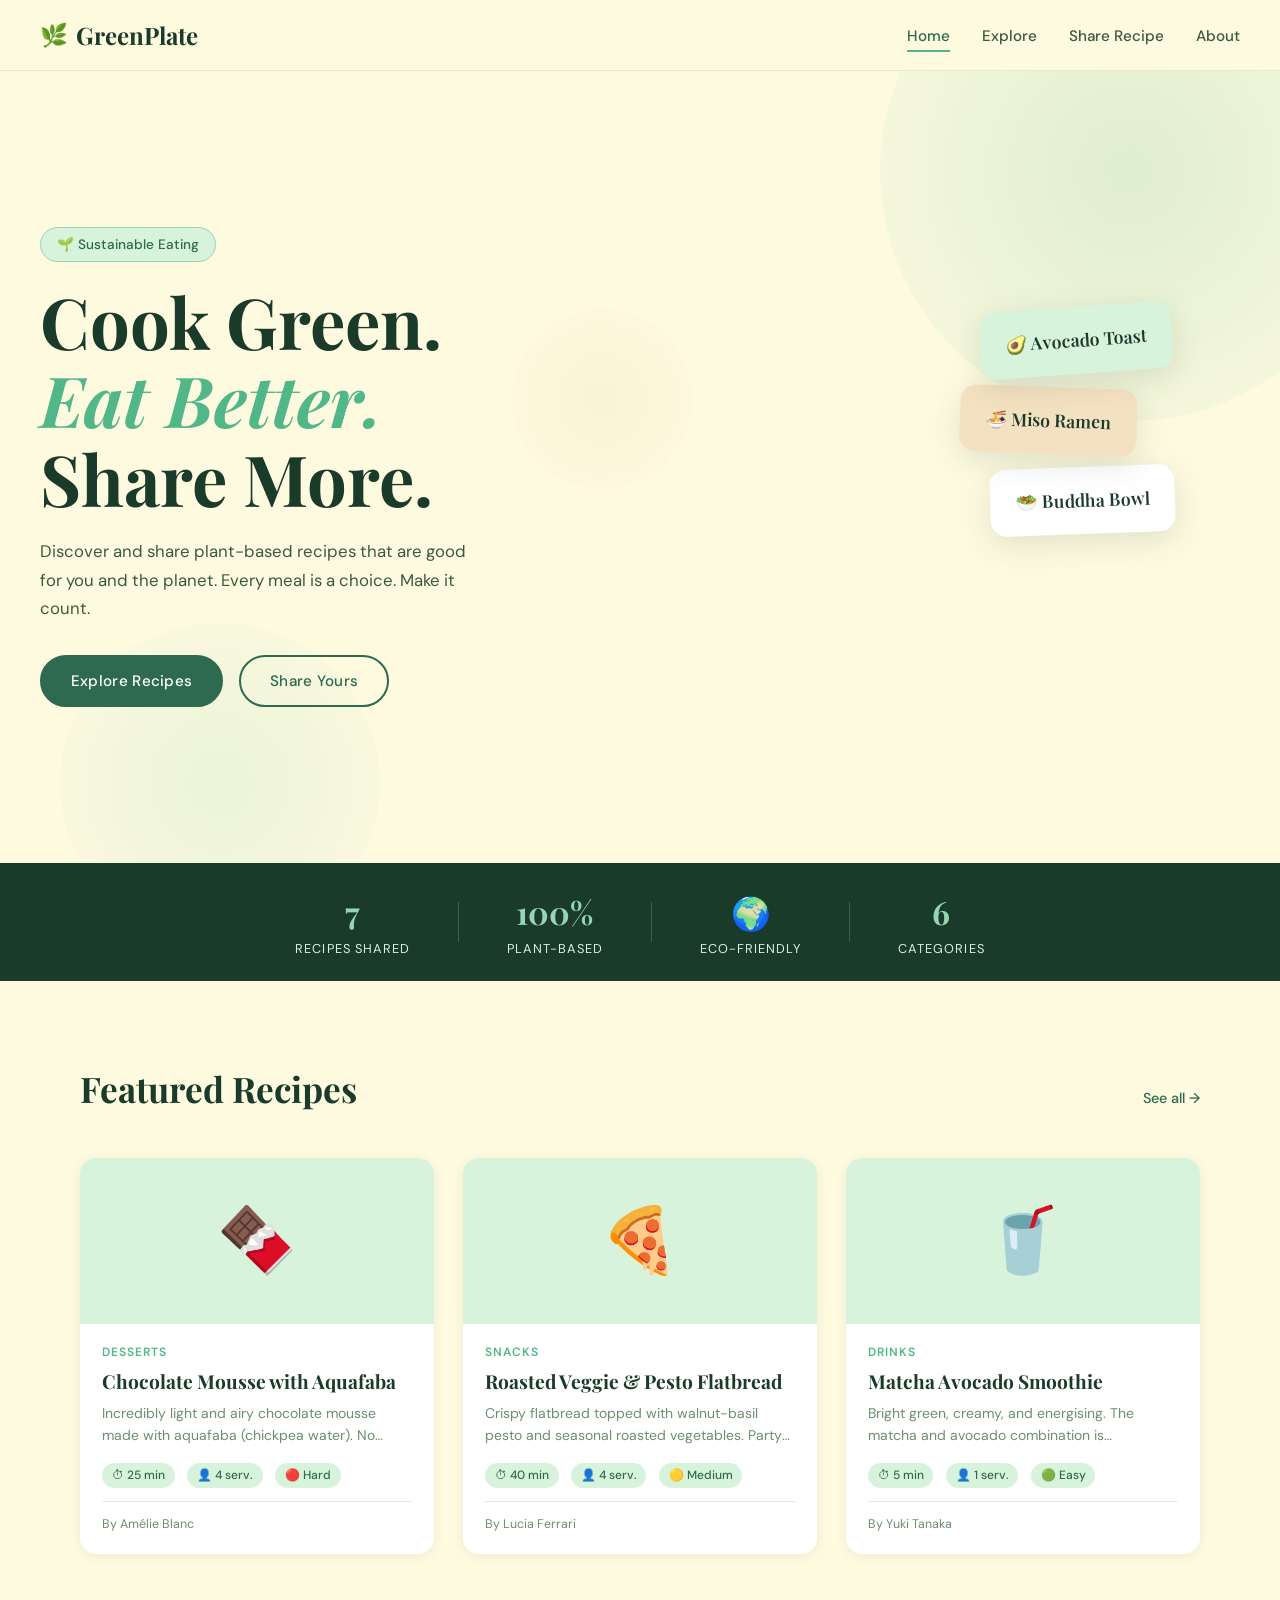
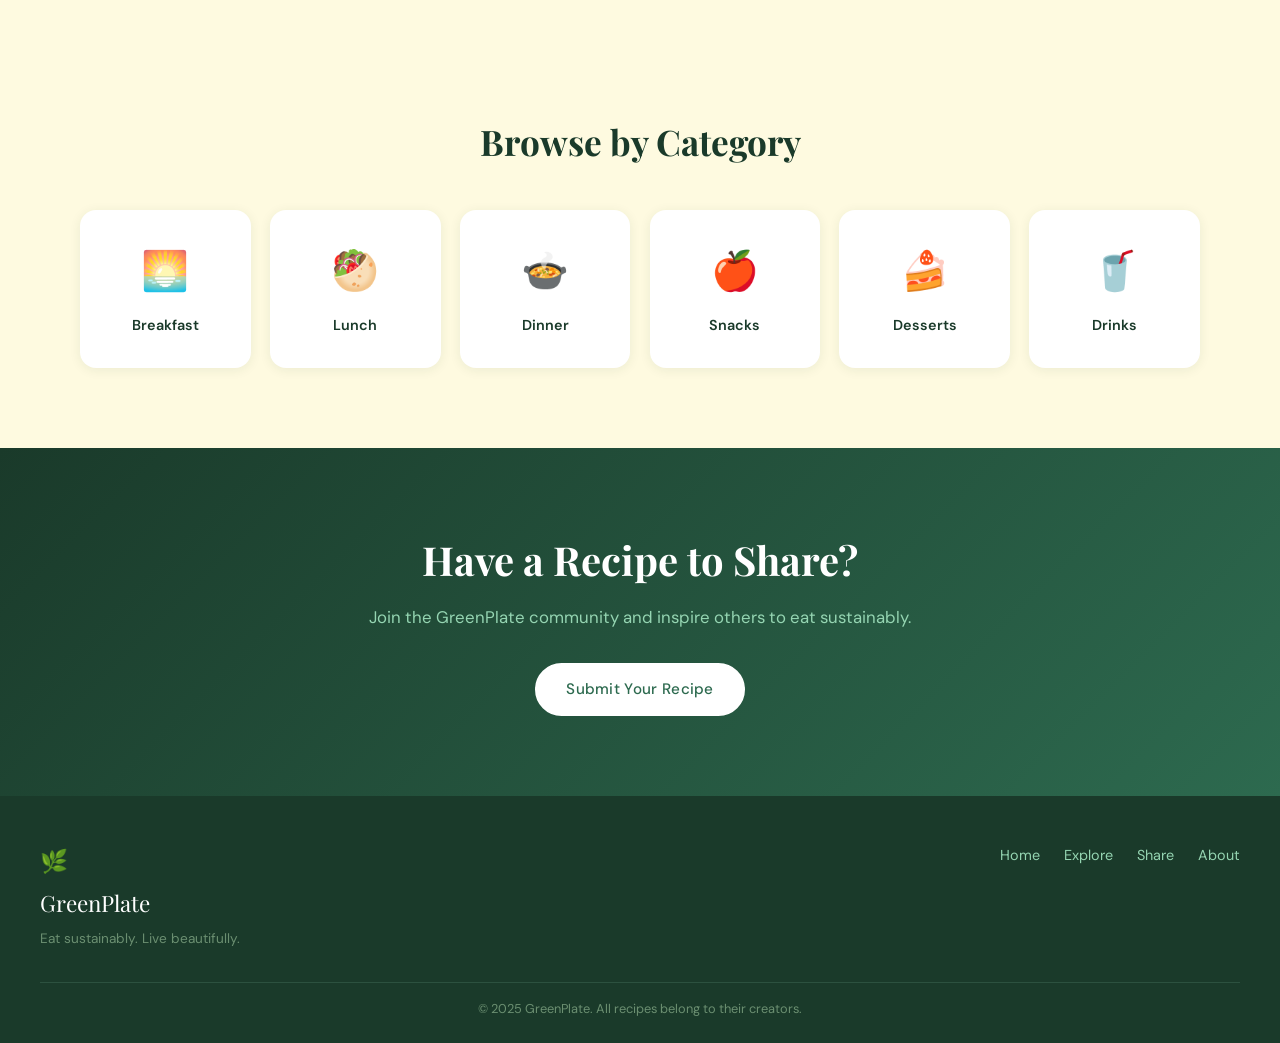
<file: index.html>
<!DOCTYPE html>
<html lang="en">
<head>
  <meta charset="UTF-8" />
  <meta name="viewport" content="width=device-width, initial-scale=1.0"/>
  <title>GreenPlate — Plant-Based Recipe Hub</title>
  <link rel="stylesheet" href="css/style.css" />
  <link rel="preconnect" href="https://fonts.googleapis.com">
  <link href="https://fonts.googleapis.com/css2?family=Playfair+Display:ital,wght@0,400;0,700;1,400&family=DM+Sans:wght@300;400;500&display=swap" rel="stylesheet">
</head>
<body>

  <!-- NAV -->
  <nav class="navbar" id="navbar">
    <div class="nav-brand">
      <span class="leaf-icon">🌿</span>
      <span class="brand-name">GreenPlate</span>
    </div>
    <ul class="nav-links" id="navLinks">
      <li><a href="index.html" class="active">Home</a></li>
      <li><a href="pages/explore.html">Explore</a></li>
      <li><a href="pages/submit.html">Share Recipe</a></li>
      <li><a href="pages/about.html">About</a></li>
    </ul>
    <button class="hamburger" id="hamburger" aria-label="Toggle menu">
      <span></span><span></span><span></span>
    </button>
  </nav>

  <!-- HERO -->
  <section class="hero">
    <div class="hero-bg-circles">
      <div class="circle c1"></div>
      <div class="circle c2"></div>
      <div class="circle c3"></div>
    </div>
    <div class="hero-content">
      <span class="hero-tag">🌱 Sustainable Eating</span>
      <h1 class="hero-title">Cook Green.<br/><em>Eat Better.</em><br/>Share More.</h1>
      <p class="hero-sub">Discover and share plant-based recipes that are good for you and the planet. Every meal is a choice. Make it count.</p>
      <div class="hero-btns">
        <a href="pages/explore.html" class="btn btn-primary">Explore Recipes</a>
        <a href="pages/submit.html" class="btn btn-outline">Share Yours</a>
      </div>
    </div>
    <div class="hero-visual">
      <div class="hero-card-stack">
        <div class="hcard hcard-1">🥑 Avocado Toast</div>
        <div class="hcard hcard-2">🍜 Miso Ramen</div>
        <div class="hcard hcard-3">🥗 Buddha Bowl</div>
      </div>
    </div>
  </section>

  <!-- STATS STRIP -->
  <section class="stats-strip">
    <div class="stat-item">
      <span class="stat-num" id="statRecipes">0</span>
      <span class="stat-label">Recipes Shared</span>
    </div>
    <div class="stat-divider"></div>
    <div class="stat-item">
      <span class="stat-num">100%</span>
      <span class="stat-label">Plant-Based</span>
    </div>
    <div class="stat-divider"></div>
    <div class="stat-item">
      <span class="stat-num">🌍</span>
      <span class="stat-label">Eco-Friendly</span>
    </div>
    <div class="stat-divider"></div>
    <div class="stat-item">
      <span class="stat-num" id="statCategories">6</span>
      <span class="stat-label">Categories</span>
    </div>
  </section>

  <!-- FEATURED RECIPES -->
  <section class="section featured-section">
    <div class="section-header">
      <h2 class="section-title">Featured Recipes</h2>
      <a href="pages/explore.html" class="see-all-link">See all →</a>
    </div>
    <div class="recipe-grid" id="featuredGrid">
      <!-- Populated by JS -->
    </div>
  </section>

  <!-- CATEGORIES -->
  <section class="section categories-section">
    <h2 class="section-title centered">Browse by Category</h2>
    <div class="category-grid">
      <a href="pages/explore.html?cat=breakfast" class="cat-card">
        <span class="cat-icon">🌅</span>
        <span class="cat-name">Breakfast</span>
      </a>
      <a href="pages/explore.html?cat=lunch" class="cat-card">
        <span class="cat-icon">🥙</span>
        <span class="cat-name">Lunch</span>
      </a>
      <a href="pages/explore.html?cat=dinner" class="cat-card">
        <span class="cat-icon">🍲</span>
        <span class="cat-name">Dinner</span>
      </a>
      <a href="pages/explore.html?cat=snacks" class="cat-card">
        <span class="cat-icon">🍎</span>
        <span class="cat-name">Snacks</span>
      </a>
      <a href="pages/explore.html?cat=desserts" class="cat-card">
        <span class="cat-icon">🍰</span>
        <span class="cat-name">Desserts</span>
      </a>
      <a href="pages/explore.html?cat=drinks" class="cat-card">
        <span class="cat-icon">🥤</span>
        <span class="cat-name">Drinks</span>
      </a>
    </div>
  </section>

  <!-- CTA BANNER -->
  <section class="cta-banner">
    <div class="cta-content">
      <h2>Have a Recipe to Share?</h2>
      <p>Join the GreenPlate community and inspire others to eat sustainably.</p>
      <a href="pages/submit.html" class="btn btn-white">Submit Your Recipe</a>
    </div>
  </section>

  <!-- FOOTER -->
  <footer class="footer">
    <div class="footer-inner">
      <div class="footer-brand">
        <span class="leaf-icon">🌿</span>
        <span class="brand-name">GreenPlate</span>
        <p>Eat sustainably. Live beautifully.</p>
      </div>
      <div class="footer-links">
        <a href="index.html">Home</a>
        <a href="pages/explore.html">Explore</a>
        <a href="pages/submit.html">Share</a>
        <a href="pages/about.html">About</a>
      </div>
    </div>
    <p class="footer-copy">© 2025 GreenPlate. All recipes belong to their creators.</p>
  </footer>

  <script src="js/db.js"></script>
  <script src="js/app.js"></script>
  <script src="js/home.js"></script>
</body>
</html>
</file>
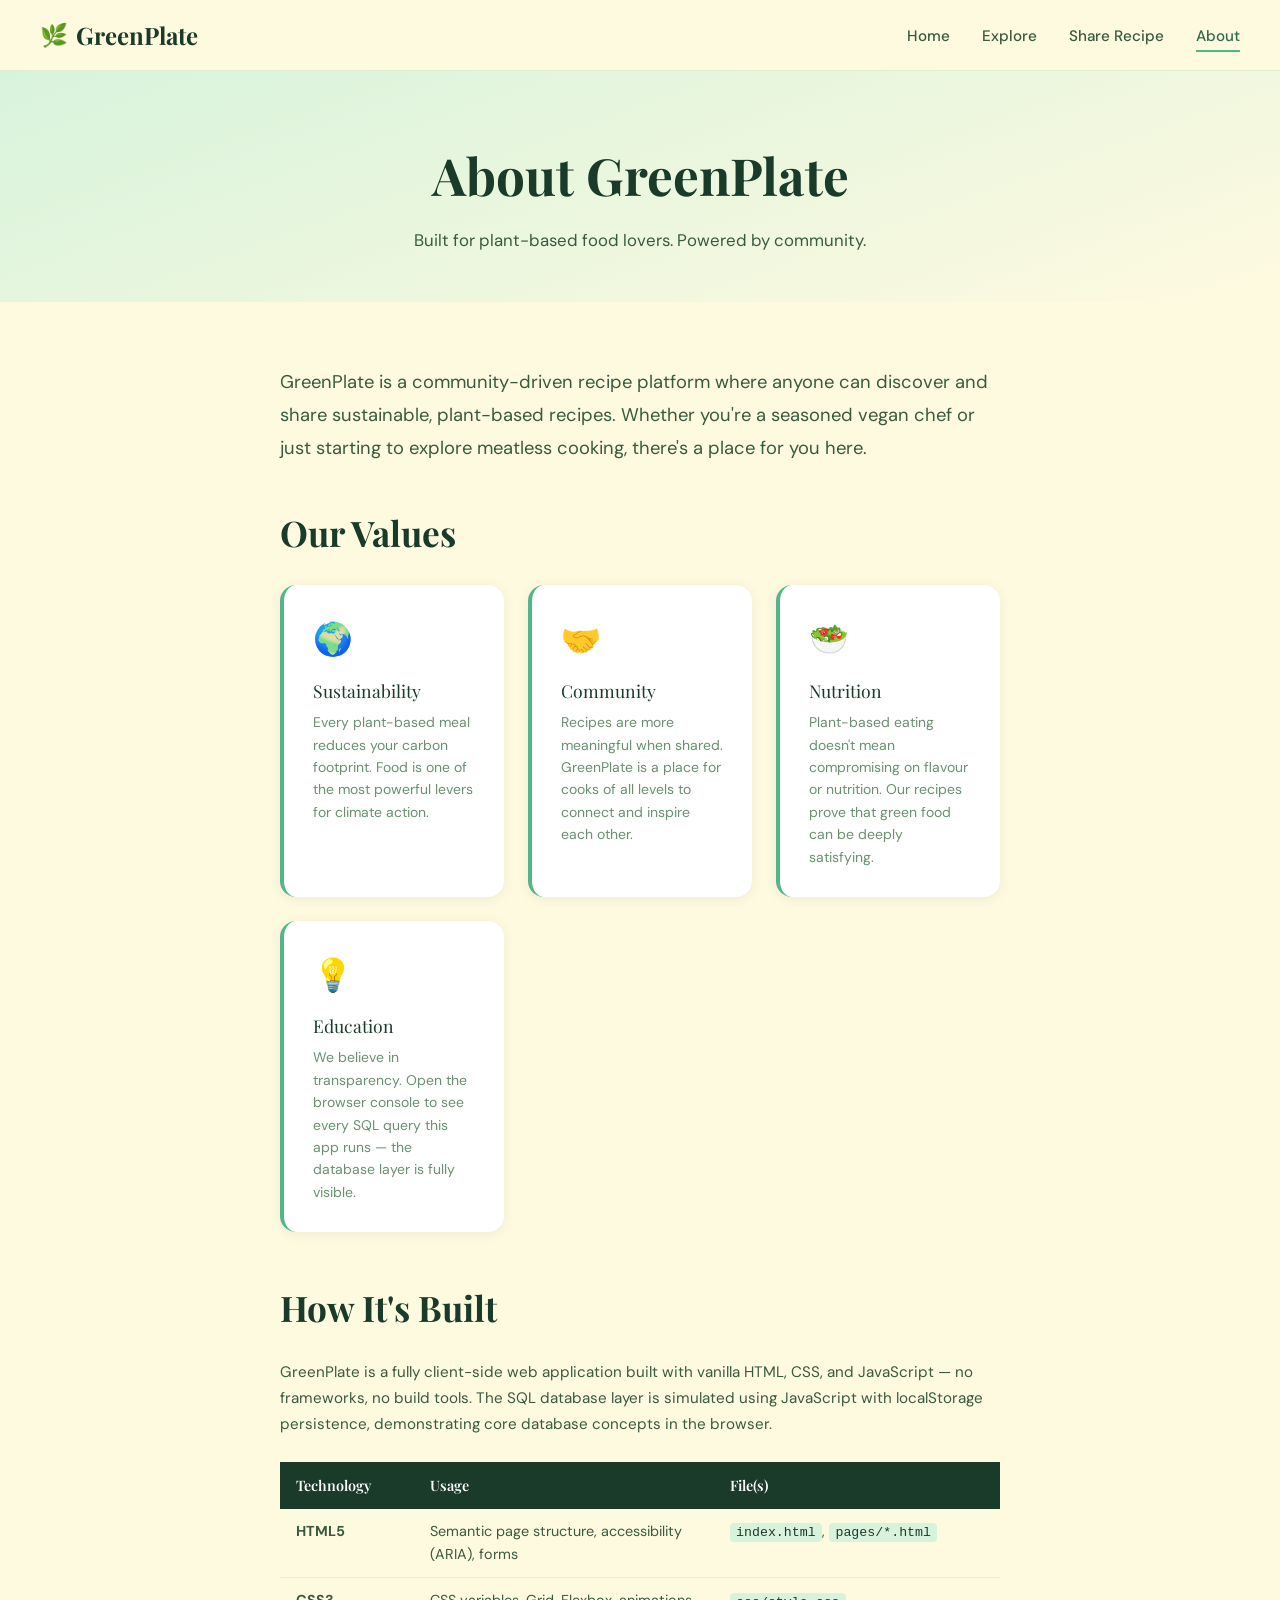
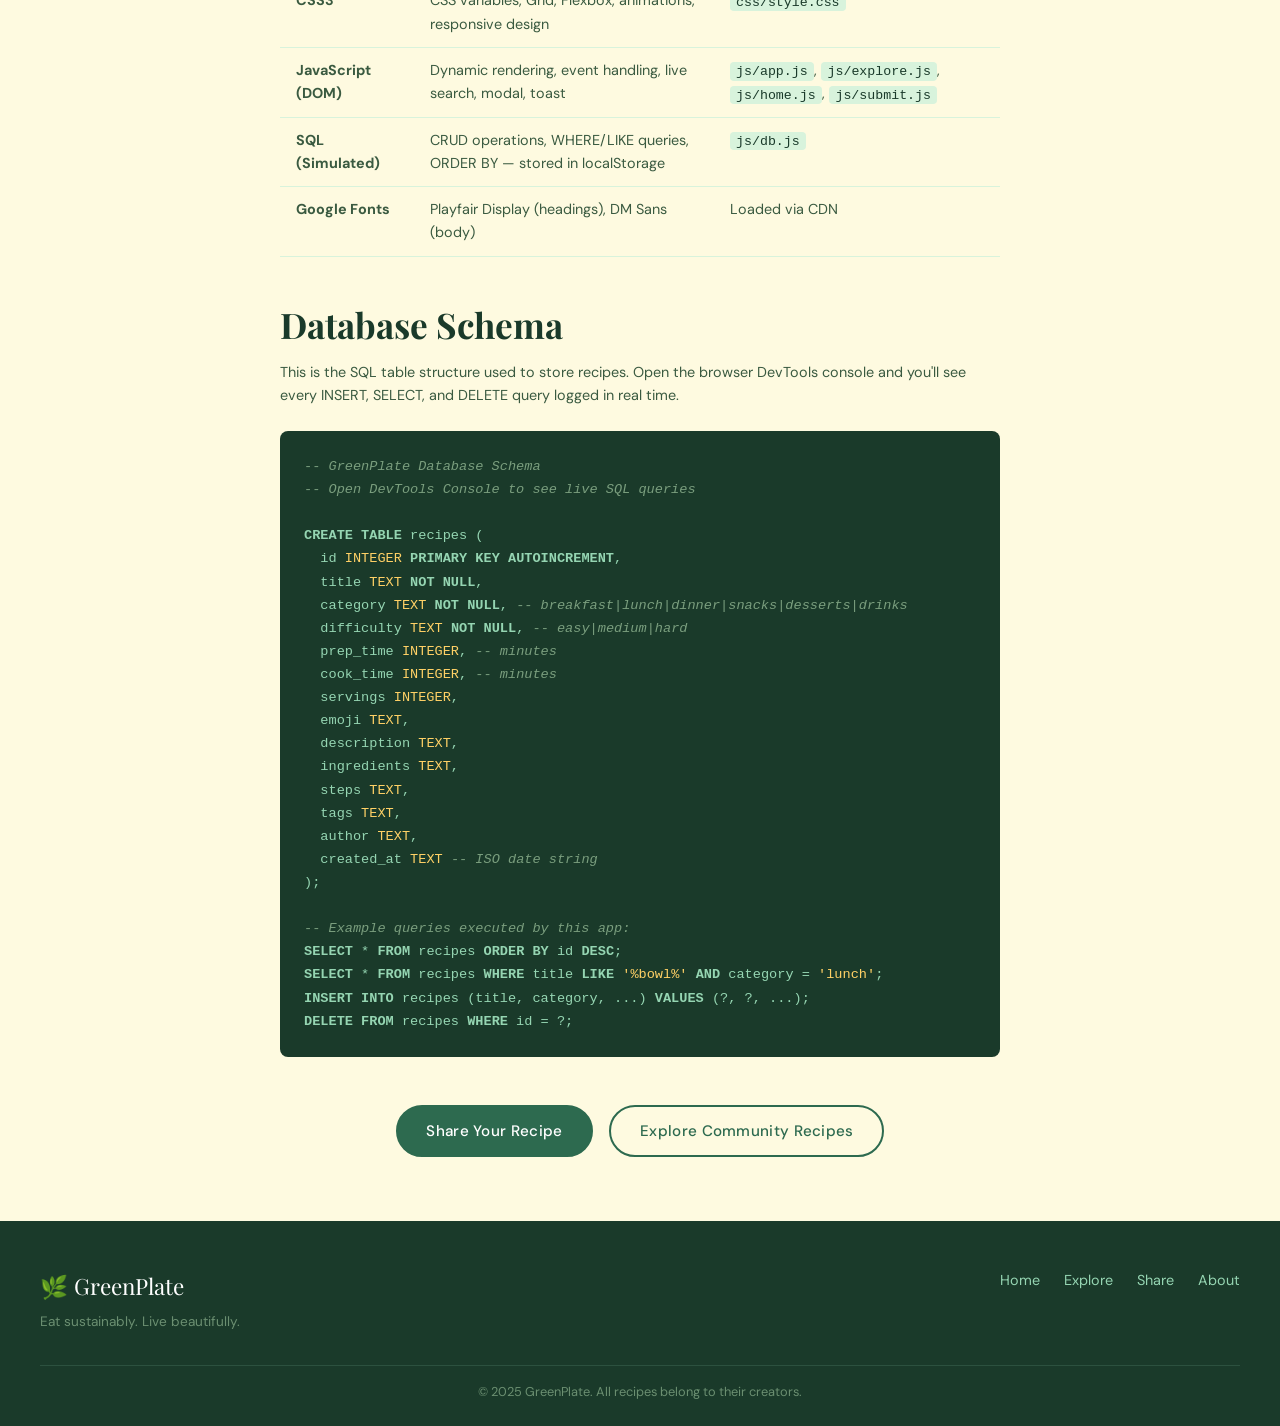
<file: pages/about.html>
<!DOCTYPE html>
<html lang="en">
<head>
  <meta charset="UTF-8"/>
  <meta name="viewport" content="width=device-width, initial-scale=1.0"/>
  <title>About — GreenPlate</title>
  <link rel="stylesheet" href="../css/style.css"/>
  <link rel="preconnect" href="https://fonts.googleapis.com">
  <link href="https://fonts.googleapis.com/css2?family=Playfair+Display:ital,wght@0,400;0,700;1,400&family=DM+Sans:wght@300;400;500&display=swap" rel="stylesheet">
  <style>
    .tech-table {
      width: 100%;
      border-collapse: collapse;
      margin-top: 1.5rem;
      font-size: 0.9rem;
    }
    .tech-table th {
      text-align: left;
      padding: 0.75rem 1rem;
      background: var(--green-dark);
      color: var(--white);
      font-family: var(--font-display);
      font-weight: 600;
    }
    .tech-table td {
      padding: 0.7rem 1rem;
      border-bottom: 1px solid var(--green-pale);
      color: var(--text-mid);
      vertical-align: top;
    }
    .tech-table tr:hover td { background: var(--green-pale); }
    .tech-table code {
      background: var(--green-pale);
      padding: 0.1rem 0.4rem;
      border-radius: 4px;
      font-size: 0.83rem;
      color: var(--green-dark);
      font-family: monospace;
    }
    .sql-block {
      background: var(--green-dark);
      color: var(--green-accent);
      padding: 1.5rem;
      border-radius: var(--radius-sm);
      font-family: monospace;
      font-size: 0.85rem;
      line-height: 1.7;
      overflow-x: auto;
      margin: 1.5rem 0;
    }
    .sql-keyword { color: #95d5b2; font-weight: bold; }
    .sql-type    { color: #ffd166; }
    .sql-comment { color: #7a9e7e; font-style: italic; }
  </style>
</head>
<body>

  <!-- NAV -->
  <nav class="navbar" id="navbar">
    <div class="nav-brand">
      <a href="../index.html" style="display:flex;align-items:center;gap:.5rem;text-decoration:none;color:inherit;">
        <span class="leaf-icon">🌿</span>
        <span class="brand-name">GreenPlate</span>
      </a>
    </div>
    <ul class="nav-links" id="navLinks">
      <li><a href="../index.html">Home</a></li>
      <li><a href="explore.html">Explore</a></li>
      <li><a href="submit.html">Share Recipe</a></li>
      <li><a href="about.html" class="active">About</a></li>
    </ul>
    <button class="hamburger" id="hamburger" aria-label="Toggle menu">
      <span></span><span></span><span></span>
    </button>
  </nav>

  <!-- PAGE HEADER -->
  <div class="page-header">
    <h1>About GreenPlate</h1>
    <p>Built for plant-based food lovers. Powered by community.</p>
  </div>

  <!-- ABOUT CONTENT -->
  <div class="about-section">

    <p class="about-intro">
      GreenPlate is a community-driven recipe platform where anyone can discover and share
      sustainable, plant-based recipes. Whether you're a seasoned vegan chef or just starting
      to explore meatless cooking, there's a place for you here.
    </p>

    <!-- VALUES -->
    <h2 class="section-title" style="margin-bottom:1.5rem;">Our Values</h2>
    <div class="about-values">
      <div class="value-card">
        <div class="value-icon">🌍</div>
        <div class="value-title">Sustainability</div>
        <div class="value-desc">Every plant-based meal reduces your carbon footprint. Food is one of the most powerful levers for climate action.</div>
      </div>
      <div class="value-card">
        <div class="value-icon">🤝</div>
        <div class="value-title">Community</div>
        <div class="value-desc">Recipes are more meaningful when shared. GreenPlate is a place for cooks of all levels to connect and inspire each other.</div>
      </div>
      <div class="value-card">
        <div class="value-icon">🥗</div>
        <div class="value-title">Nutrition</div>
        <div class="value-desc">Plant-based eating doesn't mean compromising on flavour or nutrition. Our recipes prove that green food can be deeply satisfying.</div>
      </div>
      <div class="value-card">
        <div class="value-icon">💡</div>
        <div class="value-title">Education</div>
        <div class="value-desc">We believe in transparency. Open the browser console to see every SQL query this app runs — the database layer is fully visible.</div>
      </div>
    </div>

    <!-- TECH STACK -->
    <h2 class="section-title" style="margin-bottom:1.5rem;">How It's Built</h2>
    <p style="color:var(--text-mid);margin-bottom:1rem;font-size:.95rem;line-height:1.7;">
      GreenPlate is a fully client-side web application built with vanilla HTML, CSS, and
      JavaScript — no frameworks, no build tools. The SQL database layer is simulated using
      JavaScript with localStorage persistence, demonstrating core database concepts in the browser.
    </p>

    <table class="tech-table">
      <thead>
        <tr>
          <th>Technology</th>
          <th>Usage</th>
          <th>File(s)</th>
        </tr>
      </thead>
      <tbody>
        <tr>
          <td><strong>HTML5</strong></td>
          <td>Semantic page structure, accessibility (ARIA), forms</td>
          <td><code>index.html</code>, <code>pages/*.html</code></td>
        </tr>
        <tr>
          <td><strong>CSS3</strong></td>
          <td>CSS variables, Grid, Flexbox, animations, responsive design</td>
          <td><code>css/style.css</code></td>
        </tr>
        <tr>
          <td><strong>JavaScript (DOM)</strong></td>
          <td>Dynamic rendering, event handling, live search, modal, toast</td>
          <td><code>js/app.js</code>, <code>js/explore.js</code>, <code>js/home.js</code>, <code>js/submit.js</code></td>
        </tr>
        <tr>
          <td><strong>SQL (Simulated)</strong></td>
          <td>CRUD operations, WHERE/LIKE queries, ORDER BY — stored in localStorage</td>
          <td><code>js/db.js</code></td>
        </tr>
        <tr>
          <td><strong>Google Fonts</strong></td>
          <td>Playfair Display (headings), DM Sans (body)</td>
          <td>Loaded via CDN</td>
        </tr>
      </tbody>
    </table>

    <!-- SQL SCHEMA -->
    <h2 class="section-title" style="margin:2.5rem 0 0.5rem;">Database Schema</h2>
    <p style="color:var(--text-mid);font-size:.9rem;margin-bottom:.5rem;">
      This is the SQL table structure used to store recipes. Open the browser DevTools console
      and you'll see every INSERT, SELECT, and DELETE query logged in real time.
    </p>

    <div class="sql-block">
<span class="sql-comment">-- GreenPlate Database Schema</span><br/>
<span class="sql-comment">-- Open DevTools Console to see live SQL queries</span><br/><br/>
<span class="sql-keyword">CREATE TABLE</span> recipes (<br/>
&nbsp;&nbsp;id          <span class="sql-type">INTEGER</span>  <span class="sql-keyword">PRIMARY KEY AUTOINCREMENT</span>,<br/>
&nbsp;&nbsp;title       <span class="sql-type">TEXT</span>     <span class="sql-keyword">NOT NULL</span>,<br/>
&nbsp;&nbsp;category    <span class="sql-type">TEXT</span>     <span class="sql-keyword">NOT NULL</span>,   <span class="sql-comment">-- breakfast|lunch|dinner|snacks|desserts|drinks</span><br/>
&nbsp;&nbsp;difficulty  <span class="sql-type">TEXT</span>     <span class="sql-keyword">NOT NULL</span>,   <span class="sql-comment">-- easy|medium|hard</span><br/>
&nbsp;&nbsp;prep_time   <span class="sql-type">INTEGER</span>,             <span class="sql-comment">-- minutes</span><br/>
&nbsp;&nbsp;cook_time   <span class="sql-type">INTEGER</span>,             <span class="sql-comment">-- minutes</span><br/>
&nbsp;&nbsp;servings    <span class="sql-type">INTEGER</span>,<br/>
&nbsp;&nbsp;emoji       <span class="sql-type">TEXT</span>,<br/>
&nbsp;&nbsp;description <span class="sql-type">TEXT</span>,<br/>
&nbsp;&nbsp;ingredients <span class="sql-type">TEXT</span>,<br/>
&nbsp;&nbsp;steps       <span class="sql-type">TEXT</span>,<br/>
&nbsp;&nbsp;tags        <span class="sql-type">TEXT</span>,<br/>
&nbsp;&nbsp;author      <span class="sql-type">TEXT</span>,<br/>
&nbsp;&nbsp;created_at  <span class="sql-type">TEXT</span>                <span class="sql-comment">-- ISO date string</span><br/>
);<br/><br/>
<span class="sql-comment">-- Example queries executed by this app:</span><br/>
<span class="sql-keyword">SELECT</span> * <span class="sql-keyword">FROM</span> recipes <span class="sql-keyword">ORDER BY</span> id <span class="sql-keyword">DESC</span>;<br/>
<span class="sql-keyword">SELECT</span> * <span class="sql-keyword">FROM</span> recipes <span class="sql-keyword">WHERE</span> title <span class="sql-keyword">LIKE</span> <span class="sql-type">'%bowl%'</span> <span class="sql-keyword">AND</span> category = <span class="sql-type">'lunch'</span>;<br/>
<span class="sql-keyword">INSERT INTO</span> recipes (title, category, ...) <span class="sql-keyword">VALUES</span> (?, ?, ...);<br/>
<span class="sql-keyword">DELETE FROM</span> recipes <span class="sql-keyword">WHERE</span> id = ?;
    </div>

    <!-- CTA -->
    <div style="text-align:center;margin-top:3rem;">
      <a href="submit.html" class="btn btn-primary">Share Your Recipe</a>
      &nbsp;&nbsp;
      <a href="explore.html" class="btn btn-outline">Explore Community Recipes</a>
    </div>

  </div>

  <!-- FOOTER -->
  <footer class="footer">
    <div class="footer-inner">
      <div class="footer-brand">
        <span class="brand-name">🌿 GreenPlate</span>
        <p>Eat sustainably. Live beautifully.</p>
      </div>
      <div class="footer-links">
        <a href="../index.html">Home</a>
        <a href="explore.html">Explore</a>
        <a href="submit.html">Share</a>
        <a href="about.html">About</a>
      </div>
    </div>
    <p class="footer-copy">© 2025 GreenPlate. All recipes belong to their creators.</p>
  </footer>

  <script src="../js/db.js"></script>
  <script src="../js/app.js"></script>
</body>
</html>
</file>
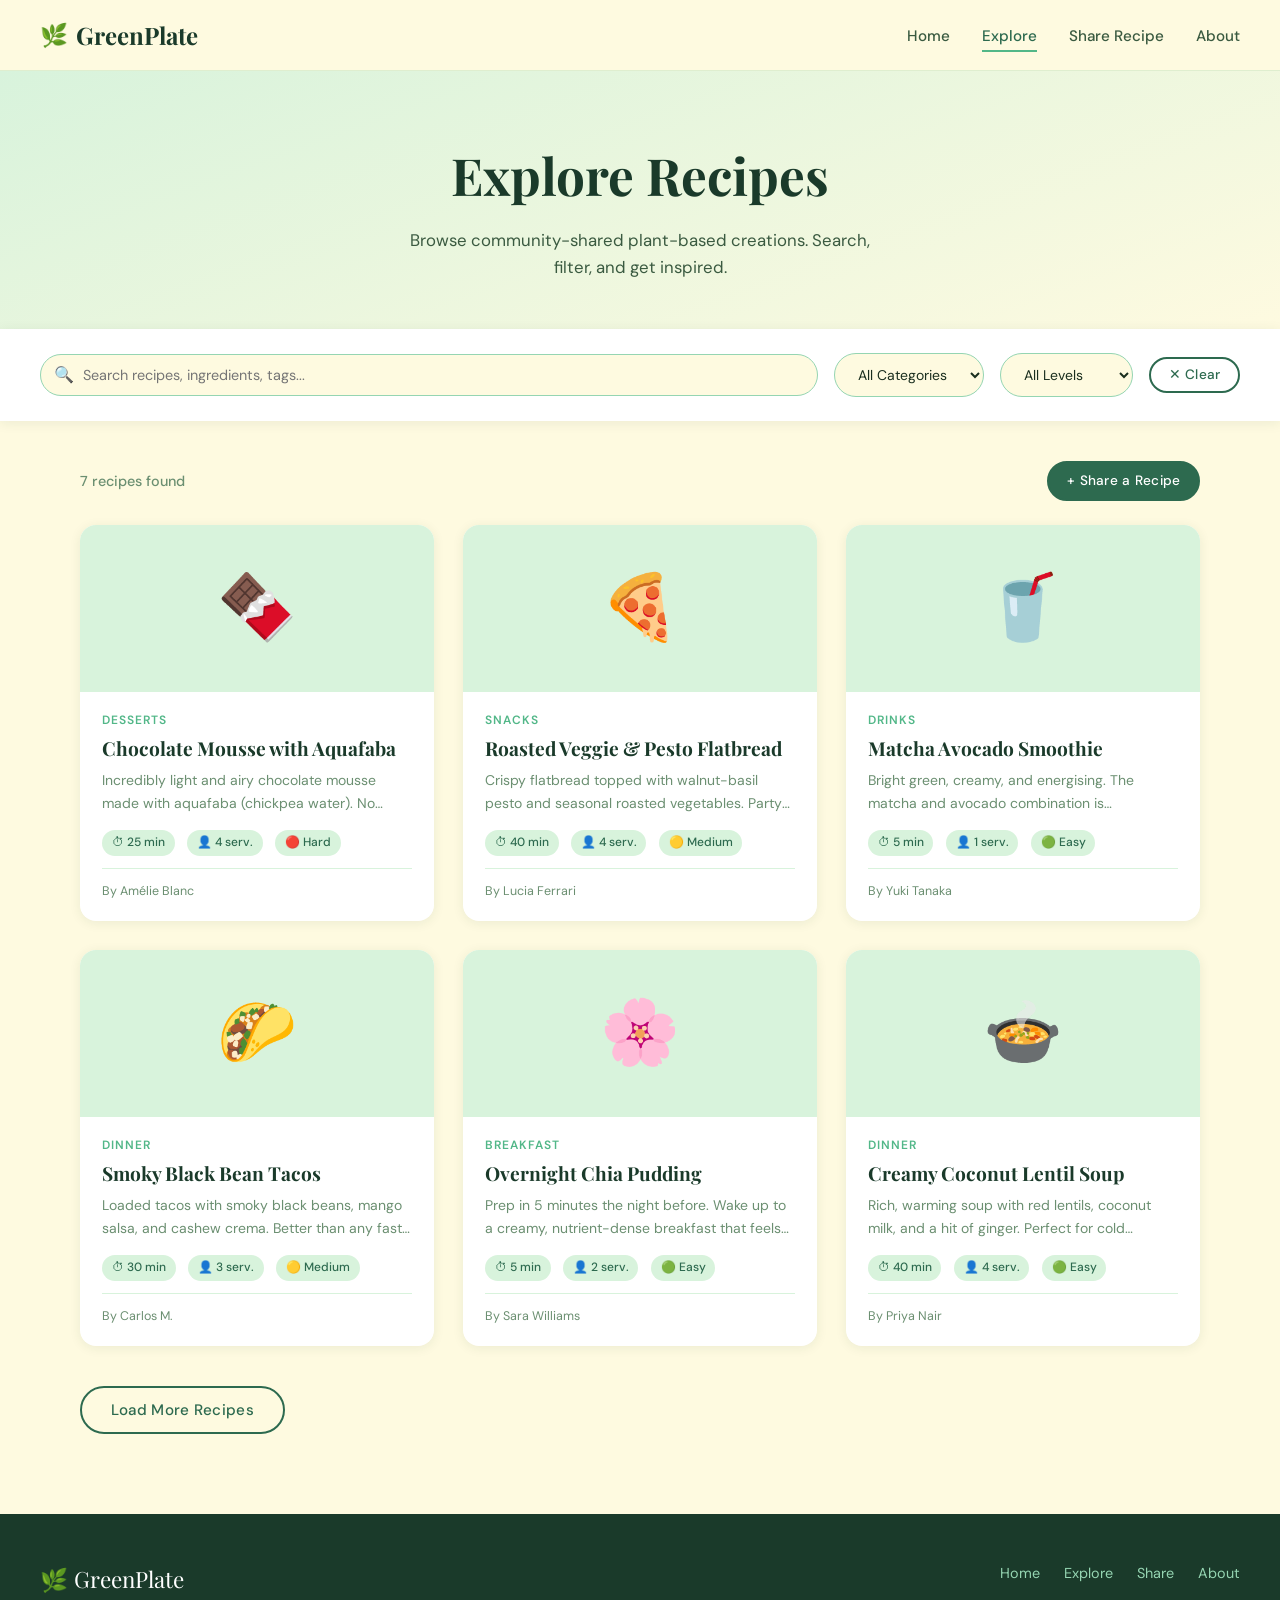
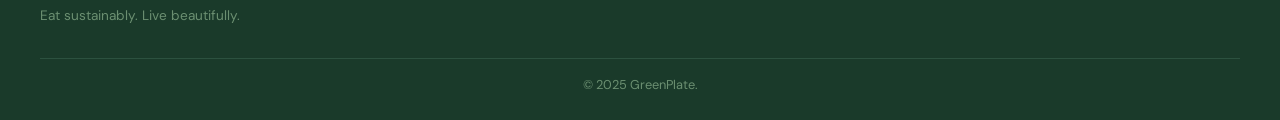
<file: pages/explore.html>
<!DOCTYPE html>
<html lang="en">
<head>
  <meta charset="UTF-8"/>
  <meta name="viewport" content="width=device-width, initial-scale=1.0"/>
  <title>Explore Recipes — GreenPlate</title>
  <link rel="stylesheet" href="../css/style.css"/>
  <link rel="preconnect" href="https://fonts.googleapis.com">
  <link href="https://fonts.googleapis.com/css2?family=Playfair+Display:ital,wght@0,400;0,700;1,400&family=DM+Sans:wght@300;400;500&display=swap" rel="stylesheet">
</head>
<body>

  <!-- NAV -->
  <nav class="navbar" id="navbar">
    <div class="nav-brand">
      <a href="../index.html" style="display:flex;align-items:center;gap:.5rem;text-decoration:none;color:inherit;">
        <span class="leaf-icon">🌿</span>
        <span class="brand-name">GreenPlate</span>
      </a>
    </div>
    <ul class="nav-links" id="navLinks">
      <li><a href="../index.html">Home</a></li>
      <li><a href="explore.html" class="active">Explore</a></li>
      <li><a href="submit.html">Share Recipe</a></li>
      <li><a href="about.html">About</a></li>
    </ul>
    <button class="hamburger" id="hamburger" aria-label="Toggle menu">
      <span></span><span></span><span></span>
    </button>
  </nav>

  <!-- PAGE HEADER -->
  <div class="page-header">
    <h1>Explore Recipes</h1>
    <p>Browse community-shared plant-based creations. Search, filter, and get inspired.</p>
  </div>

  <!-- SEARCH & FILTER BAR -->
  <div class="filter-bar" role="search">
    <div class="search-input-wrap">
      <span class="search-icon">🔍</span>
      <input
        type="search"
        id="searchInput"
        placeholder="Search recipes, ingredients, tags..."
        aria-label="Search recipes"
        autocomplete="off"
      />
    </div>

    <select class="filter-select" id="catFilter" aria-label="Filter by category">
      <option value="">All Categories</option>
      <option value="breakfast">🌅 Breakfast</option>
      <option value="lunch">🥙 Lunch</option>
      <option value="dinner">🍲 Dinner</option>
      <option value="snacks">🍎 Snacks</option>
      <option value="desserts">🍰 Desserts</option>
      <option value="drinks">🥤 Drinks</option>
    </select>

    <select class="filter-select" id="diffFilter" aria-label="Filter by difficulty">
      <option value="">All Levels</option>
      <option value="easy">🟢 Easy</option>
      <option value="medium">🟡 Medium</option>
      <option value="hard">🔴 Hard</option>
    </select>

    <button class="btn btn-outline btn-sm" id="clearFilters" aria-label="Clear all filters">
      ✕ Clear
    </button>
  </div>

  <!-- RESULTS META + GRID -->
  <div class="section" style="padding-top:2.5rem;">
    <div style="display:flex; align-items:center; justify-content:space-between; margin-bottom:1.5rem; flex-wrap:wrap; gap:0.5rem;">
      <p id="resultCount" style="font-size:.9rem; color:var(--text-light); font-weight:500;"></p>
      <a href="submit.html" class="btn btn-primary btn-sm">+ Share a Recipe</a>
    </div>

    <div class="recipe-grid" id="recipeGrid">
      <!-- Cards injected by explore.js -->
      <div class="spinner"></div>
    </div>

    <div style="text-align:center; margin-top:2.5rem;">
      <button class="btn btn-outline" id="loadMoreBtn" style="display:none;">
        Load More Recipes
      </button>
    </div>
  </div>

  <!-- FOOTER -->
  <footer class="footer">
    <div class="footer-inner">
      <div class="footer-brand">
        <span class="brand-name">🌿 GreenPlate</span>
        <p>Eat sustainably. Live beautifully.</p>
      </div>
      <div class="footer-links">
        <a href="../index.html">Home</a>
        <a href="explore.html">Explore</a>
        <a href="submit.html">Share</a>
        <a href="about.html">About</a>
      </div>
    </div>
    <p class="footer-copy">© 2025 GreenPlate.</p>
  </footer>

  <script src="../js/db.js"></script>
  <script src="../js/app.js"></script>
  <script src="../js/explore.js"></script>
</body>
</html>
</file>
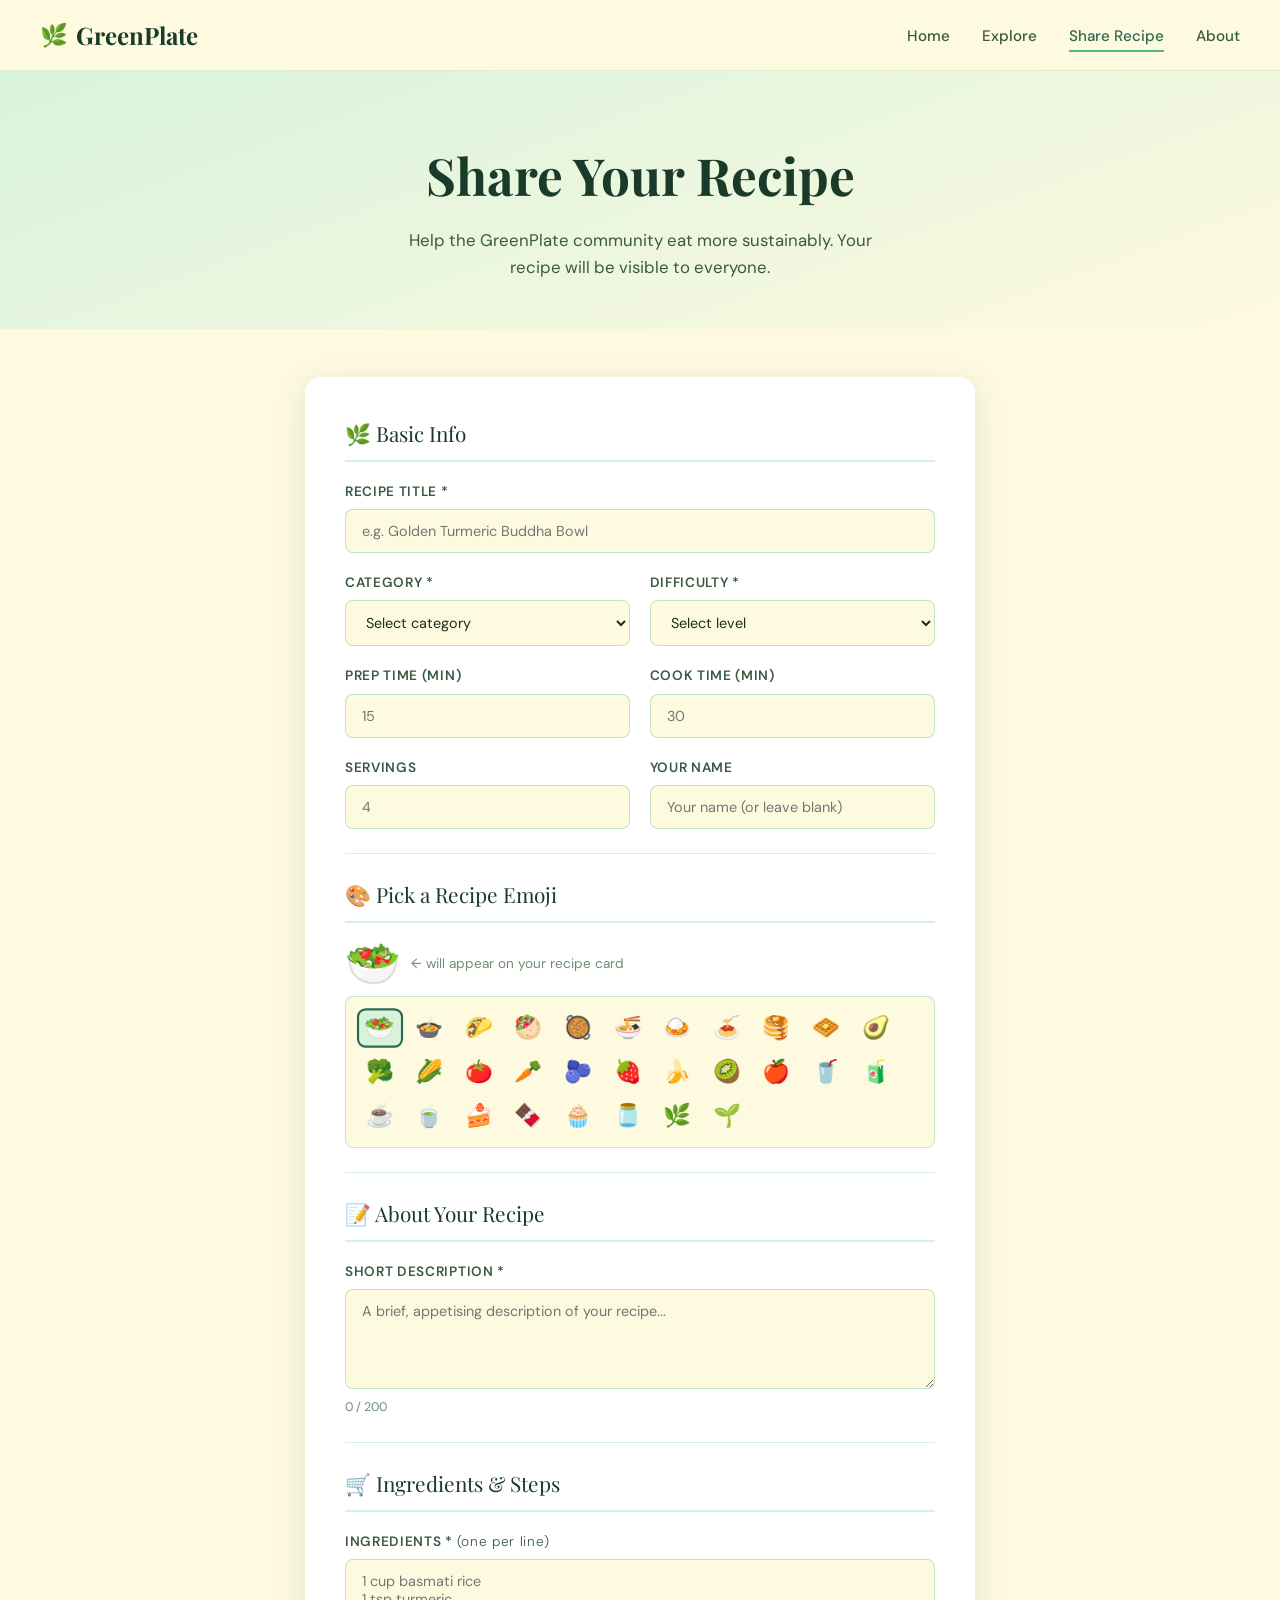
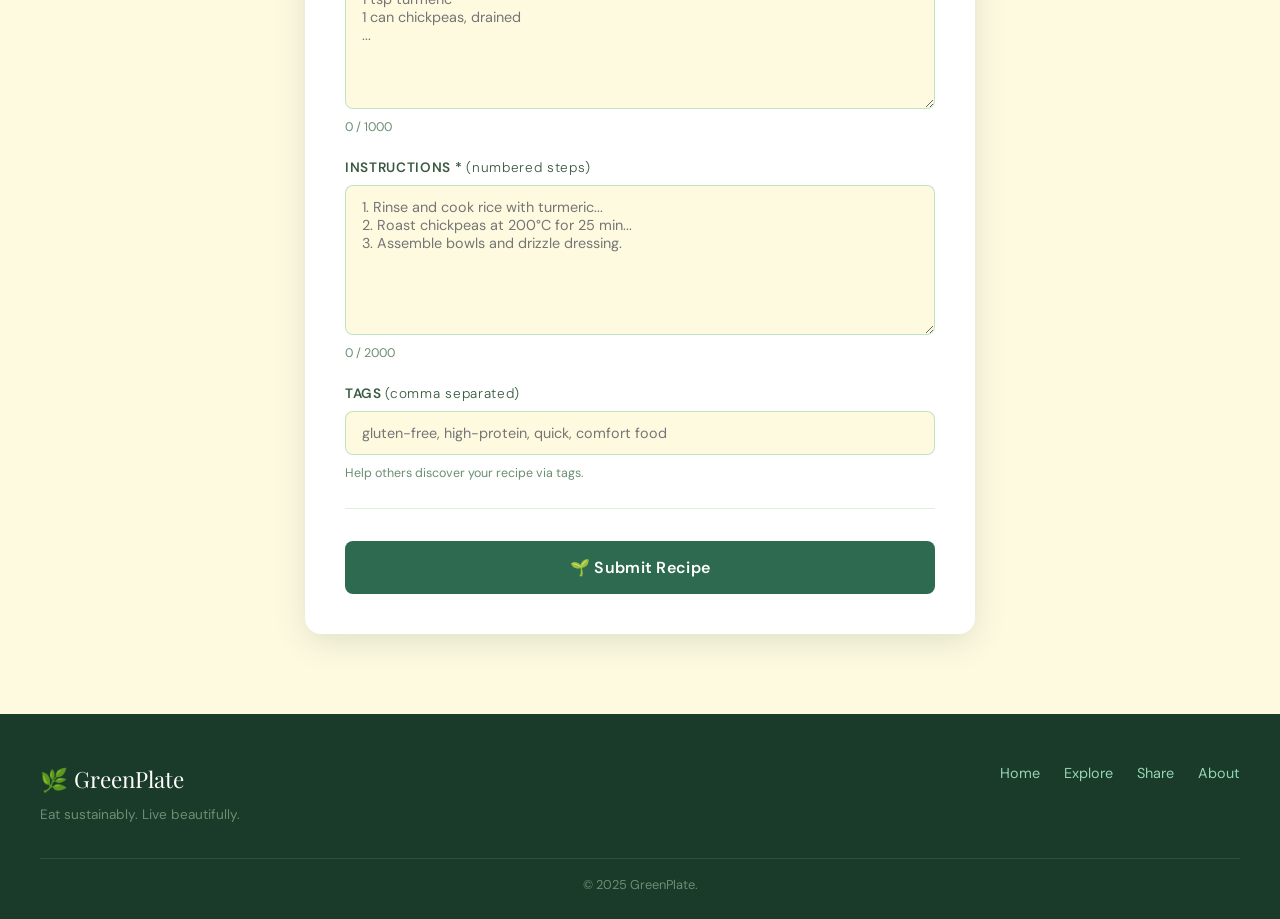
<file: pages/submit.html>
<!DOCTYPE html>
<html lang="en">
<head>
  <meta charset="UTF-8"/>
  <meta name="viewport" content="width=device-width, initial-scale=1.0"/>
  <title>Share a Recipe — GreenPlate</title>
  <link rel="stylesheet" href="../css/style.css"/>
  <link rel="preconnect" href="https://fonts.googleapis.com">
  <link href="https://fonts.googleapis.com/css2?family=Playfair+Display:ital,wght@0,400;0,700;1,400&family=DM+Sans:wght@300;400;500&display=swap" rel="stylesheet">
  <style>
    /* Emoji Picker Styles */
    .emoji-picker {
      display: flex;
      flex-wrap: wrap;
      gap: 0.5rem;
      padding: 0.8rem;
      background: var(--cream);
      border: 1.5px solid rgba(82,183,136,0.3);
      border-radius: var(--radius-sm);
    }
    .emoji-btn {
      font-size: 1.4rem;
      padding: 0.3rem;
      border: 2px solid transparent;
      border-radius: var(--radius-sm);
      background: none;
      cursor: pointer;
      transition: all 0.2s;
      line-height: 1;
    }
    .emoji-btn:hover { background: var(--green-pale); transform: scale(1.15); }
    .emoji-btn.selected {
      border-color: var(--green-mid);
      background: var(--green-pale);
      transform: scale(1.1);
    }
    .emoji-preview-wrap {
      display: flex;
      align-items: center;
      gap: 0.6rem;
      margin-bottom: 0.6rem;
      font-size: 0.85rem;
      color: var(--text-mid);
    }
    #emojiPreview {
      font-size: 2.8rem;
      line-height: 1;
      transition: all 0.2s;
    }
    /* Success state */
    #successSection {
      display: none;
      text-align: center;
      padding: 4rem 2rem;
    }
    .success-icon { font-size: 5rem; margin-bottom: 1.5rem; }
    .success-title {
      font-family: var(--font-display);
      font-size: 2rem;
      color: var(--green-dark);
      margin-bottom: 0.8rem;
    }
    .success-sub { color: var(--text-mid); margin-bottom: 2rem; }
    .success-actions { display:flex; gap:1rem; justify-content:center; flex-wrap:wrap; }
  </style>
</head>
<body>

  <!-- NAV -->
  <nav class="navbar" id="navbar">
    <div class="nav-brand">
      <a href="../index.html" style="display:flex;align-items:center;gap:.5rem;text-decoration:none;color:inherit;">
        <span class="leaf-icon">🌿</span>
        <span class="brand-name">GreenPlate</span>
      </a>
    </div>
    <ul class="nav-links" id="navLinks">
      <li><a href="../index.html">Home</a></li>
      <li><a href="explore.html">Explore</a></li>
      <li><a href="submit.html" class="active">Share Recipe</a></li>
      <li><a href="about.html">About</a></li>
    </ul>
    <button class="hamburger" id="hamburger" aria-label="Toggle menu">
      <span></span><span></span><span></span>
    </button>
  </nav>

  <!-- PAGE HEADER -->
  <div class="page-header">
    <h1>Share Your Recipe</h1>
    <p>Help the GreenPlate community eat more sustainably. Your recipe will be visible to everyone.</p>
  </div>

  <!-- FORM SECTION -->
  <div class="form-section" id="formSection">
    <div class="form-card">

      <form id="recipeForm" novalidate>

        <!-- BASIC INFO -->
        <div class="form-section-title">🌿 Basic Info</div>
        <div class="form-grid">

          <div class="form-group full-width">
            <label class="form-label" for="recipeTitle">Recipe Title *</label>
            <input type="text" id="recipeTitle" class="form-input"
              placeholder="e.g. Golden Turmeric Buddha Bowl"
              required maxlength="100" autocomplete="off"/>
          </div>

          <div class="form-group">
            <label class="form-label" for="recipeCategory">Category *</label>
            <select id="recipeCategory" class="form-select" required>
              <option value="">Select category</option>
              <option value="breakfast">🌅 Breakfast</option>
              <option value="lunch">🥙 Lunch</option>
              <option value="dinner">🍲 Dinner</option>
              <option value="snacks">🍎 Snacks</option>
              <option value="desserts">🍰 Desserts</option>
              <option value="drinks">🥤 Drinks</option>
            </select>
          </div>

          <div class="form-group">
            <label class="form-label" for="recipeDifficulty">Difficulty *</label>
            <select id="recipeDifficulty" class="form-select" required>
              <option value="">Select level</option>
              <option value="easy">🟢 Easy</option>
              <option value="medium">🟡 Medium</option>
              <option value="hard">🔴 Hard</option>
            </select>
          </div>

          <div class="form-group">
            <label class="form-label" for="recipePrepTime">Prep Time (min)</label>
            <input type="number" id="recipePrepTime" class="form-input"
              placeholder="15" min="0" max="999"/>
          </div>

          <div class="form-group">
            <label class="form-label" for="recipeCookTime">Cook Time (min)</label>
            <input type="number" id="recipeCookTime" class="form-input"
              placeholder="30" min="0" max="999"/>
          </div>

          <div class="form-group">
            <label class="form-label" for="recipeServings">Servings</label>
            <input type="number" id="recipeServings" class="form-input"
              placeholder="4" min="1" max="50"/>
          </div>

          <div class="form-group">
            <label class="form-label" for="recipeAuthor">Your Name</label>
            <input type="text" id="recipeAuthor" class="form-input"
              placeholder="Your name (or leave blank)" maxlength="60"/>
          </div>

        </div>

        <hr class="form-divider"/>

        <!-- EMOJI PICKER -->
        <div class="form-section-title">🎨 Pick a Recipe Emoji</div>
        <div class="emoji-preview-wrap">
          <span id="emojiPreview">🥗</span>
          <span style="font-size:.85rem;color:var(--text-light);">← will appear on your recipe card</span>
        </div>
        <div class="emoji-picker" id="emojiPicker"></div>
        <input type="hidden" id="recipeEmoji" value="🥗"/>

        <hr class="form-divider"/>

        <!-- DESCRIPTION -->
        <div class="form-section-title">📝 About Your Recipe</div>
        <div class="form-grid">
          <div class="form-group full-width">
            <label class="form-label" for="recipeDescription">Short Description *</label>
            <textarea id="recipeDescription" class="form-textarea" required
              placeholder="A brief, appetising description of your recipe..."
              maxlength="200"></textarea>
            <span class="form-hint" id="recipeDescriptionCount">0 / 200</span>
          </div>
        </div>

        <hr class="form-divider"/>

        <!-- INGREDIENTS & STEPS -->
        <div class="form-section-title">🛒 Ingredients & Steps</div>
        <div class="form-grid">
          <div class="form-group full-width">
            <label class="form-label" for="recipeIngredients">Ingredients * <span style="font-weight:300;text-transform:none;">(one per line)</span></label>
            <textarea id="recipeIngredients" class="form-textarea tall" required
              placeholder="1 cup basmati rice&#10;1 tsp turmeric&#10;1 can chickpeas, drained&#10;..."
              maxlength="1000"></textarea>
            <span class="form-hint" id="recipeIngredientsCount">0 / 1000</span>
          </div>

          <div class="form-group full-width">
            <label class="form-label" for="recipeSteps">Instructions * <span style="font-weight:300;text-transform:none;">(numbered steps)</span></label>
            <textarea id="recipeSteps" class="form-textarea tall" required
              placeholder="1. Rinse and cook rice with turmeric...&#10;2. Roast chickpeas at 200°C for 25 min...&#10;3. Assemble bowls and drizzle dressing."
              maxlength="2000"></textarea>
            <span class="form-hint" id="recipeStepsCount">0 / 2000</span>
          </div>

          <div class="form-group full-width">
            <label class="form-label" for="recipeTags">Tags <span style="font-weight:300;text-transform:none;">(comma separated)</span></label>
            <input type="text" id="recipeTags" class="form-input"
              placeholder="gluten-free, high-protein, quick, comfort food"/>
            <span class="form-hint">Help others discover your recipe via tags.</span>
          </div>
        </div>

        <hr class="form-divider"/>

        <button type="submit" class="form-submit-btn">
          🌱 Submit Recipe
        </button>

      </form>
    </div>
  </div>

  <!-- SUCCESS STATE -->
  <div class="form-section" id="successSection">
    <div class="success-icon">🎉</div>
    <h2 class="success-title" id="successTitle">Your recipe is now live!</h2>
    <p class="success-sub">Thank you for contributing to the GreenPlate community. Every plant-based meal makes a difference.</p>
    <div class="success-actions">
      <a href="explore.html" class="btn btn-primary">Browse All Recipes</a>
      <a href="submit.html" class="btn btn-outline" onclick="location.reload(); return false;">Add Another</a>
    </div>
  </div>

  <!-- FOOTER -->
  <footer class="footer">
    <div class="footer-inner">
      <div class="footer-brand">
        <span class="brand-name">🌿 GreenPlate</span>
        <p>Eat sustainably. Live beautifully.</p>
      </div>
      <div class="footer-links">
        <a href="../index.html">Home</a>
        <a href="explore.html">Explore</a>
        <a href="submit.html">Share</a>
        <a href="about.html">About</a>
      </div>
    </div>
    <p class="footer-copy">© 2025 GreenPlate.</p>
  </footer>

  <script src="../js/db.js"></script>
  <script src="../js/app.js"></script>
  <script src="../js/submit.js"></script>
</body>
</html>
</file>
<file: css/style.css>
/* ===========================
   GreenPlate — style.css
   =========================== */

/* --- CSS Variables --- */
:root {
  --green-dark: #1a3a2a;
  --green-mid: #2d6a4f;
  --green-light: #52b788;
  --green-pale: #d8f3dc;
  --green-accent: #95d5b2;
  --cream: #fefae0;
  --sand: #f4e1c1;
  --text-dark: #1a2e1e;
  --text-mid: #3a5a40;
  --text-light: #6b8f71;
  --white: #ffffff;
  --card-bg: #ffffff;
  --shadow-sm: 0 2px 12px rgba(26,58,42,0.08);
  --shadow-md: 0 8px 32px rgba(26,58,42,0.13);
  --shadow-lg: 0 20px 60px rgba(26,58,42,0.18);
  --radius: 16px;
  --radius-sm: 8px;
  --font-display: 'Playfair Display', Georgia, serif;
  --font-body: 'DM Sans', sans-serif;
  --transition: 0.3s cubic-bezier(0.4,0,0.2,1);
}

/* --- Reset & Base --- */
*, *::before, *::after { box-sizing: border-box; margin: 0; padding: 0; }

html { scroll-behavior: smooth; }

body {
  font-family: var(--font-body);
  background-color: var(--cream);
  color: var(--text-dark);
  line-height: 1.6;
  overflow-x: hidden;
}

a { text-decoration: none; color: inherit; }
img { max-width: 100%; display: block; }
ul { list-style: none; }

/* --- Navbar --- */
.navbar {
  position: sticky;
  top: 0;
  z-index: 1000;
  display: flex;
  align-items: center;
  justify-content: space-between;
  padding: 1rem 2.5rem;
  background: rgba(254,250,224,0.92);
  backdrop-filter: blur(14px);
  border-bottom: 1px solid rgba(82,183,136,0.18);
  transition: box-shadow var(--transition);
}
.navbar.scrolled { box-shadow: var(--shadow-sm); }

.nav-brand {
  display: flex;
  align-items: center;
  gap: 0.5rem;
  font-family: var(--font-display);
  font-size: 1.5rem;
  font-weight: 700;
  color: var(--green-dark);
}
.leaf-icon { font-size: 1.4rem; }

.nav-links {
  display: flex;
  gap: 2rem;
  align-items: center;
}
.nav-links a {
  font-size: 0.95rem;
  font-weight: 500;
  color: var(--text-mid);
  padding: 0.3rem 0;
  border-bottom: 2px solid transparent;
  transition: color var(--transition), border-color var(--transition);
}
.nav-links a:hover,
.nav-links a.active {
  color: var(--green-mid);
  border-bottom-color: var(--green-light);
}

.hamburger {
  display: none;
  flex-direction: column;
  gap: 5px;
  background: none;
  border: none;
  cursor: pointer;
  padding: 0.4rem;
}
.hamburger span {
  display: block;
  width: 25px;
  height: 2px;
  background: var(--green-dark);
  border-radius: 2px;
  transition: var(--transition);
}

/* --- Buttons --- */
.btn {
  display: inline-block;
  padding: 0.75rem 1.8rem;
  border-radius: 50px;
  font-family: var(--font-body);
  font-size: 0.95rem;
  font-weight: 500;
  cursor: pointer;
  border: 2px solid transparent;
  transition: all var(--transition);
  letter-spacing: 0.02em;
}
.btn-primary {
  background: var(--green-mid);
  color: var(--white);
  border-color: var(--green-mid);
}
.btn-primary:hover {
  background: var(--green-dark);
  border-color: var(--green-dark);
  transform: translateY(-2px);
  box-shadow: 0 8px 24px rgba(45,106,79,0.3);
}
.btn-outline {
  background: transparent;
  color: var(--green-mid);
  border-color: var(--green-mid);
}
.btn-outline:hover {
  background: var(--green-mid);
  color: var(--white);
  transform: translateY(-2px);
}
.btn-white {
  background: var(--white);
  color: var(--green-mid);
  border-color: var(--white);
}
.btn-white:hover {
  background: var(--green-pale);
  transform: translateY(-2px);
  box-shadow: 0 8px 24px rgba(255,255,255,0.3);
}
.btn-sm {
  padding: 0.45rem 1.1rem;
  font-size: 0.85rem;
}

/* --- Hero --- */
.hero {
  position: relative;
  min-height: 88vh;
  display: flex;
  align-items: center;
  justify-content: space-between;
  padding: 4rem 2.5rem 4rem;
  overflow: hidden;
}

.hero-bg-circles {
  position: absolute;
  inset: 0;
  pointer-events: none;
  z-index: 0;
}
.circle {
  position: absolute;
  border-radius: 50%;
  opacity: 0.18;
}
.c1 {
  width: 500px; height: 500px;
  background: radial-gradient(circle, var(--green-light), transparent);
  top: -150px; right: -100px;
  animation: float1 8s ease-in-out infinite;
}
.c2 {
  width: 320px; height: 320px;
  background: radial-gradient(circle, var(--green-accent), transparent);
  bottom: -80px; left: 60px;
  animation: float2 10s ease-in-out infinite;
}
.c3 {
  width: 180px; height: 180px;
  background: radial-gradient(circle, var(--sand), transparent);
  top: 30%; left: 40%;
  animation: float1 12s ease-in-out infinite reverse;
  opacity: 0.3;
}

@keyframes float1 {
  0%,100% { transform: translateY(0) scale(1); }
  50% { transform: translateY(-30px) scale(1.05); }
}
@keyframes float2 {
  0%,100% { transform: translateY(0) rotate(0deg); }
  50% { transform: translateY(20px) rotate(5deg); }
}

.hero-content {
  position: relative;
  z-index: 1;
  max-width: 560px;
  animation: fadeSlideUp 0.8s ease forwards;
}
.hero-tag {
  display: inline-block;
  background: var(--green-pale);
  color: var(--green-mid);
  padding: 0.35rem 1rem;
  border-radius: 50px;
  font-size: 0.85rem;
  font-weight: 500;
  margin-bottom: 1.2rem;
  border: 1px solid var(--green-accent);
}
.hero-title {
  font-family: var(--font-display);
  font-size: clamp(2.8rem, 5.5vw, 5rem);
  line-height: 1.12;
  color: var(--green-dark);
  margin-bottom: 1.2rem;
}
.hero-title em {
  color: var(--green-light);
  font-style: italic;
}
.hero-sub {
  font-size: 1.05rem;
  color: var(--text-mid);
  margin-bottom: 2rem;
  max-width: 440px;
  line-height: 1.7;
}
.hero-btns {
  display: flex;
  gap: 1rem;
  flex-wrap: wrap;
}

.hero-visual {
  position: relative;
  z-index: 1;
  animation: fadeSlideUp 0.9s ease 0.2s forwards;
  opacity: 0;
}
.hero-card-stack {
  position: relative;
  width: 280px;
  height: 320px;
}
.hcard {
  position: absolute;
  background: var(--white);
  border-radius: var(--radius);
  padding: 1.2rem 1.6rem;
  font-family: var(--font-display);
  font-size: 1.1rem;
  font-weight: 600;
  color: var(--green-dark);
  box-shadow: var(--shadow-md);
  cursor: default;
  transition: transform var(--transition);
}
.hcard:hover { transform: scale(1.04) rotate(0deg) !important; }
.hcard-1 { top: 0; left: 20px; transform: rotate(-4deg); background: var(--green-pale); z-index: 3; }
.hcard-2 { top: 80px; left: 0; transform: rotate(2deg); background: var(--sand); z-index: 2; }
.hcard-3 { top: 160px; left: 30px; transform: rotate(-2deg); background: var(--white); z-index: 1; }

@keyframes fadeSlideUp {
  from { opacity: 0; transform: translateY(30px); }
  to   { opacity: 1; transform: translateY(0); }
}

/* --- Stats Strip --- */
.stats-strip {
  display: flex;
  justify-content: center;
  align-items: center;
  gap: 0;
  background: var(--green-dark);
  padding: 1.4rem 2rem;
  flex-wrap: wrap;
}
.stat-item {
  display: flex;
  flex-direction: column;
  align-items: center;
  padding: 0 3rem;
}
.stat-num {
  font-family: var(--font-display);
  font-size: 2rem;
  font-weight: 700;
  color: var(--green-accent);
}
.stat-label {
  font-size: 0.8rem;
  color: var(--green-pale);
  text-transform: uppercase;
  letter-spacing: 0.08em;
  margin-top: 0.1rem;
}
.stat-divider {
  width: 1px;
  height: 40px;
  background: rgba(149,213,178,0.25);
}

/* --- Section Styles --- */
.section {
  padding: 5rem 2.5rem;
  max-width: 1200px;
  margin: 0 auto;
}
.section-header {
  display: flex;
  align-items: baseline;
  justify-content: space-between;
  margin-bottom: 2.5rem;
}
.section-title {
  font-family: var(--font-display);
  font-size: 2.2rem;
  color: var(--green-dark);
}
.section-title.centered { text-align: center; margin-bottom: 2.5rem; }
.see-all-link {
  font-size: 0.9rem;
  color: var(--green-mid);
  font-weight: 500;
  transition: color var(--transition);
}
.see-all-link:hover { color: var(--green-dark); }

/* --- Recipe Grid & Cards --- */
.recipe-grid {
  display: grid;
  grid-template-columns: repeat(auto-fill, minmax(280px, 1fr));
  gap: 1.8rem;
}

.recipe-card {
  background: var(--card-bg);
  border-radius: var(--radius);
  overflow: hidden;
  box-shadow: var(--shadow-sm);
  transition: transform var(--transition), box-shadow var(--transition);
  cursor: pointer;
  position: relative;
  display: flex;
  flex-direction: column;
}
.recipe-card:hover {
  transform: translateY(-6px);
  box-shadow: var(--shadow-md);
}
.recipe-card-emoji {
  font-size: 4rem;
  padding: 2rem;
  background: var(--green-pale);
  text-align: center;
  min-height: 130px;
  display: flex;
  align-items: center;
  justify-content: center;
}
.recipe-card-body {
  padding: 1.2rem 1.4rem;
  flex: 1;
  display: flex;
  flex-direction: column;
}
.recipe-card-category {
  font-size: 0.75rem;
  text-transform: uppercase;
  letter-spacing: 0.08em;
  color: var(--green-light);
  font-weight: 600;
  margin-bottom: 0.4rem;
}
.recipe-card-title {
  font-family: var(--font-display);
  font-size: 1.2rem;
  color: var(--green-dark);
  margin-bottom: 0.5rem;
  line-height: 1.3;
}
.recipe-card-desc {
  font-size: 0.875rem;
  color: var(--text-light);
  margin-bottom: 1rem;
  flex: 1;
  display: -webkit-box;
  -webkit-line-clamp: 2;
  -webkit-box-orient: vertical;
  overflow: hidden;
}
.recipe-card-meta {
  display: flex;
  gap: 0.8rem;
  font-size: 0.8rem;
  color: var(--text-light);
  align-items: center;
  flex-wrap: wrap;
}
.meta-tag {
  background: var(--green-pale);
  color: var(--green-mid);
  padding: 0.2rem 0.6rem;
  border-radius: 50px;
  font-size: 0.75rem;
  font-weight: 500;
}
.recipe-card-author {
  font-size: 0.78rem;
  color: var(--text-light);
  margin-top: 0.8rem;
  padding-top: 0.8rem;
  border-top: 1px solid var(--green-pale);
}

/* --- Category Grid --- */
.categories-section { background: transparent; }
.category-grid {
  display: grid;
  grid-template-columns: repeat(auto-fill, minmax(150px, 1fr));
  gap: 1.2rem;
}
.cat-card {
  display: flex;
  flex-direction: column;
  align-items: center;
  gap: 0.7rem;
  padding: 1.8rem 1rem;
  background: var(--white);
  border-radius: var(--radius);
  box-shadow: var(--shadow-sm);
  transition: all var(--transition);
  border: 2px solid transparent;
}
.cat-card:hover {
  border-color: var(--green-light);
  transform: translateY(-4px);
  box-shadow: var(--shadow-md);
  background: var(--green-pale);
}
.cat-icon { font-size: 2.4rem; }
.cat-name {
  font-size: 0.9rem;
  font-weight: 600;
  color: var(--green-dark);
  text-align: center;
}

/* --- CTA Banner --- */
.cta-banner {
  background: linear-gradient(135deg, var(--green-dark) 0%, var(--green-mid) 100%);
  padding: 5rem 2.5rem;
  text-align: center;
}
.cta-content h2 {
  font-family: var(--font-display);
  font-size: 2.5rem;
  color: var(--white);
  margin-bottom: 0.8rem;
}
.cta-content p {
  color: var(--green-accent);
  font-size: 1.05rem;
  margin-bottom: 2rem;
}

/* --- Footer --- */
.footer {
  background: var(--green-dark);
  padding: 3rem 2.5rem 1.5rem;
  color: var(--green-pale);
}
.footer-inner {
  display: flex;
  justify-content: space-between;
  align-items: flex-start;
  flex-wrap: wrap;
  gap: 2rem;
  margin-bottom: 2rem;
  max-width: 1200px;
  margin-left: auto;
  margin-right: auto;
}
.footer-brand { display: flex; flex-direction: column; gap: 0.4rem; }
.footer-brand .brand-name { color: var(--white); font-family: var(--font-display); font-size: 1.4rem; }
.footer-brand p { font-size: 0.85rem; color: var(--text-light); }
.footer-links {
  display: flex;
  gap: 1.5rem;
  flex-wrap: wrap;
  align-items: center;
}
.footer-links a {
  color: var(--green-accent);
  font-size: 0.9rem;
  transition: color var(--transition);
}
.footer-links a:hover { color: var(--white); }
.footer-copy {
  text-align: center;
  font-size: 0.8rem;
  color: var(--text-light);
  border-top: 1px solid rgba(149,213,178,0.15);
  padding-top: 1rem;
  max-width: 1200px;
  margin: 0 auto;
}

/* --- Toast Notification --- */
.toast {
  position: fixed;
  bottom: 2rem;
  right: 2rem;
  background: var(--green-dark);
  color: var(--white);
  padding: 1rem 1.6rem;
  border-radius: var(--radius-sm);
  font-size: 0.9rem;
  box-shadow: var(--shadow-md);
  z-index: 9999;
  transform: translateY(100px);
  opacity: 0;
  transition: all 0.4s ease;
  border-left: 4px solid var(--green-light);
}
.toast.show { transform: translateY(0); opacity: 1; }
.toast.success { border-left-color: var(--green-light); }
.toast.error { border-left-color: #e07070; }

/* --- Page Header (inner pages) --- */
.page-header {
  padding: 4rem 2.5rem 3rem;
  background: linear-gradient(160deg, var(--green-pale) 0%, var(--cream) 100%);
  text-align: center;
}
.page-header h1 {
  font-family: var(--font-display);
  font-size: clamp(2rem, 4vw, 3.5rem);
  color: var(--green-dark);
  margin-bottom: 0.6rem;
}
.page-header p {
  color: var(--text-mid);
  font-size: 1.05rem;
  max-width: 500px;
  margin: 0 auto;
}

/* --- Search & Filter Bar --- */
.filter-bar {
  display: flex;
  gap: 1rem;
  flex-wrap: wrap;
  align-items: center;
  padding: 1.5rem 2.5rem;
  background: var(--white);
  box-shadow: var(--shadow-sm);
  position: sticky;
  top: 65px;
  z-index: 100;
}
.search-input-wrap {
  flex: 1;
  min-width: 220px;
  position: relative;
}
.search-input-wrap input {
  width: 100%;
  padding: 0.7rem 1rem 0.7rem 2.6rem;
  border: 1.5px solid var(--green-accent);
  border-radius: 50px;
  font-family: var(--font-body);
  font-size: 0.9rem;
  background: var(--cream);
  color: var(--text-dark);
  outline: none;
  transition: border-color var(--transition), box-shadow var(--transition);
}
.search-input-wrap input:focus {
  border-color: var(--green-mid);
  box-shadow: 0 0 0 3px rgba(82,183,136,0.15);
}
.search-icon {
  position: absolute;
  left: 0.85rem;
  top: 50%;
  transform: translateY(-50%);
  font-size: 1rem;
  pointer-events: none;
}

.filter-select {
  padding: 0.7rem 1.2rem;
  border: 1.5px solid var(--green-accent);
  border-radius: 50px;
  font-family: var(--font-body);
  font-size: 0.875rem;
  background: var(--cream);
  color: var(--text-dark);
  cursor: pointer;
  outline: none;
  transition: border-color var(--transition);
}
.filter-select:focus { border-color: var(--green-mid); }

/* --- Recipe Detail Modal --- */
.modal-overlay {
  position: fixed;
  inset: 0;
  background: rgba(26,58,42,0.55);
  backdrop-filter: blur(4px);
  z-index: 2000;
  display: flex;
  align-items: center;
  justify-content: center;
  padding: 1rem;
  opacity: 0;
  pointer-events: none;
  transition: opacity var(--transition);
}
.modal-overlay.open { opacity: 1; pointer-events: all; }

.modal {
  background: var(--white);
  border-radius: var(--radius);
  max-width: 700px;
  width: 100%;
  max-height: 90vh;
  overflow-y: auto;
  padding: 2.5rem;
  position: relative;
  transform: scale(0.95);
  transition: transform var(--transition);
  box-shadow: var(--shadow-lg);
}
.modal-overlay.open .modal { transform: scale(1); }

.modal-close {
  position: absolute;
  top: 1.2rem;
  right: 1.4rem;
  background: var(--green-pale);
  border: none;
  border-radius: 50%;
  width: 36px;
  height: 36px;
  font-size: 1.1rem;
  cursor: pointer;
  display: flex;
  align-items: center;
  justify-content: center;
  transition: background var(--transition);
  color: var(--green-dark);
}
.modal-close:hover { background: var(--green-accent); }

.modal-emoji { font-size: 4rem; margin-bottom: 1rem; }
.modal-category {
  font-size: 0.78rem;
  text-transform: uppercase;
  letter-spacing: 0.08em;
  color: var(--green-light);
  font-weight: 600;
  margin-bottom: 0.4rem;
}
.modal-title {
  font-family: var(--font-display);
  font-size: 2rem;
  color: var(--green-dark);
  margin-bottom: 0.5rem;
}
.modal-meta {
  display: flex;
  gap: 1rem;
  margin-bottom: 1.5rem;
  flex-wrap: wrap;
}
.modal-section-title {
  font-family: var(--font-display);
  font-size: 1.1rem;
  color: var(--green-dark);
  margin-bottom: 0.6rem;
  margin-top: 1.4rem;
}
.modal-ingredients {
  background: var(--green-pale);
  border-radius: var(--radius-sm);
  padding: 1rem 1.2rem;
  font-size: 0.9rem;
  color: var(--text-mid);
  white-space: pre-wrap;
  line-height: 1.8;
}
.modal-steps {
  font-size: 0.9rem;
  color: var(--text-mid);
  white-space: pre-wrap;
  line-height: 1.9;
}
.modal-author-line {
  margin-top: 1.5rem;
  font-size: 0.85rem;
  color: var(--text-light);
  padding-top: 1rem;
  border-top: 1px solid var(--green-pale);
}

/* --- Submit Form --- */
.form-section {
  padding: 3rem 2.5rem 5rem;
  max-width: 750px;
  margin: 0 auto;
}
.form-card {
  background: var(--white);
  border-radius: var(--radius);
  padding: 2.5rem;
  box-shadow: var(--shadow-md);
}
.form-grid {
  display: grid;
  grid-template-columns: 1fr 1fr;
  gap: 1.2rem;
}
.form-group {
  display: flex;
  flex-direction: column;
  gap: 0.4rem;
}
.form-group.full-width { grid-column: 1 / -1; }

.form-label {
  font-size: 0.85rem;
  font-weight: 600;
  color: var(--text-mid);
  text-transform: uppercase;
  letter-spacing: 0.05em;
}
.form-input, .form-select, .form-textarea {
  padding: 0.75rem 1rem;
  border: 1.5px solid rgba(82,183,136,0.35);
  border-radius: var(--radius-sm);
  font-family: var(--font-body);
  font-size: 0.9rem;
  background: var(--cream);
  color: var(--text-dark);
  outline: none;
  transition: border-color var(--transition), box-shadow var(--transition);
  width: 100%;
}
.form-input:focus, .form-select:focus, .form-textarea:focus {
  border-color: var(--green-mid);
  box-shadow: 0 0 0 3px rgba(82,183,136,0.12);
  background: var(--white);
}
.form-textarea { min-height: 100px; resize: vertical; }
.form-textarea.tall { min-height: 150px; }

.form-hint {
  font-size: 0.78rem;
  color: var(--text-light);
  margin-top: 0.15rem;
}

.form-submit-btn {
  width: 100%;
  padding: 1rem;
  font-size: 1rem;
  font-weight: 600;
  background: var(--green-mid);
  color: var(--white);
  border: none;
  border-radius: var(--radius-sm);
  cursor: pointer;
  font-family: var(--font-body);
  transition: all var(--transition);
  margin-top: 0.5rem;
  letter-spacing: 0.02em;
}
.form-submit-btn:hover {
  background: var(--green-dark);
  transform: translateY(-2px);
  box-shadow: 0 8px 24px rgba(45,106,79,0.3);
}
.form-submit-btn:active { transform: translateY(0); }

.form-section-title {
  font-family: var(--font-display);
  font-size: 1.3rem;
  color: var(--green-dark);
  margin-bottom: 1.2rem;
  padding-bottom: 0.6rem;
  border-bottom: 2px solid var(--green-pale);
}
.form-divider { margin: 1.5rem 0; border: none; border-top: 1.5px solid var(--green-pale); }

/* --- About Page --- */
.about-section {
  max-width: 800px;
  margin: 0 auto;
  padding: 4rem 2.5rem;
}
.about-intro {
  font-size: 1.15rem;
  color: var(--text-mid);
  line-height: 1.8;
  margin-bottom: 2.5rem;
}
.about-values {
  display: grid;
  grid-template-columns: repeat(auto-fill, minmax(220px, 1fr));
  gap: 1.5rem;
  margin-bottom: 3rem;
}
.value-card {
  background: var(--white);
  border-radius: var(--radius);
  padding: 1.8rem;
  box-shadow: var(--shadow-sm);
  border-left: 4px solid var(--green-light);
}
.value-icon { font-size: 2rem; margin-bottom: 0.7rem; }
.value-title {
  font-family: var(--font-display);
  font-size: 1.1rem;
  color: var(--green-dark);
  margin-bottom: 0.4rem;
}
.value-desc { font-size: 0.875rem; color: var(--text-light); line-height: 1.6; }

/* --- No Results State --- */
.empty-state {
  text-align: center;
  padding: 4rem 2rem;
  grid-column: 1 / -1;
}
.empty-state-icon { font-size: 3.5rem; margin-bottom: 1rem; }
.empty-state h3 {
  font-family: var(--font-display);
  color: var(--green-dark);
  margin-bottom: 0.5rem;
}
.empty-state p { color: var(--text-light); }

/* --- Loading Spinner --- */
.spinner {
  width: 40px; height: 40px;
  border: 3px solid var(--green-pale);
  border-top-color: var(--green-mid);
  border-radius: 50%;
  animation: spin 0.8s linear infinite;
  margin: 3rem auto;
}
@keyframes spin { to { transform: rotate(360deg); } }

/* --- Responsive --- */
@media (max-width: 900px) {
  .hero { flex-direction: column; text-align: center; gap: 3rem; padding: 3rem 1.5rem; }
  .hero-content { max-width: 100%; }
  .hero-sub, .hero-btns { margin-left: auto; margin-right: auto; }
  .hero-btns { justify-content: center; }
  .hero-visual { order: -1; }
  .stat-item { padding: 0 1.5rem; }
}

@media (max-width: 700px) {
  .navbar { padding: 1rem 1.5rem; }
  .nav-links {
    position: fixed;
    top: 65px; right: 0;
    background: var(--cream);
    flex-direction: column;
    width: 220px;
    padding: 1.5rem;
    gap: 1.2rem;
    box-shadow: var(--shadow-md);
    transform: translateX(100%);
    transition: transform var(--transition);
    border-left: 2px solid var(--green-pale);
  }
  .nav-links.open { transform: translateX(0); }
  .hamburger { display: flex; }
  .form-grid { grid-template-columns: 1fr; }
  .stats-strip { gap: 0.5rem; padding: 1.2rem 1rem; }
  .stat-item { padding: 0 1rem; }
  .stat-divider { display: none; }
  .section { padding: 3rem 1.2rem; }
  .page-header { padding: 3rem 1.5rem 2rem; }
  .filter-bar { padding: 1rem 1.2rem; }
  .modal { padding: 1.8rem 1.4rem; }
}
</file>
